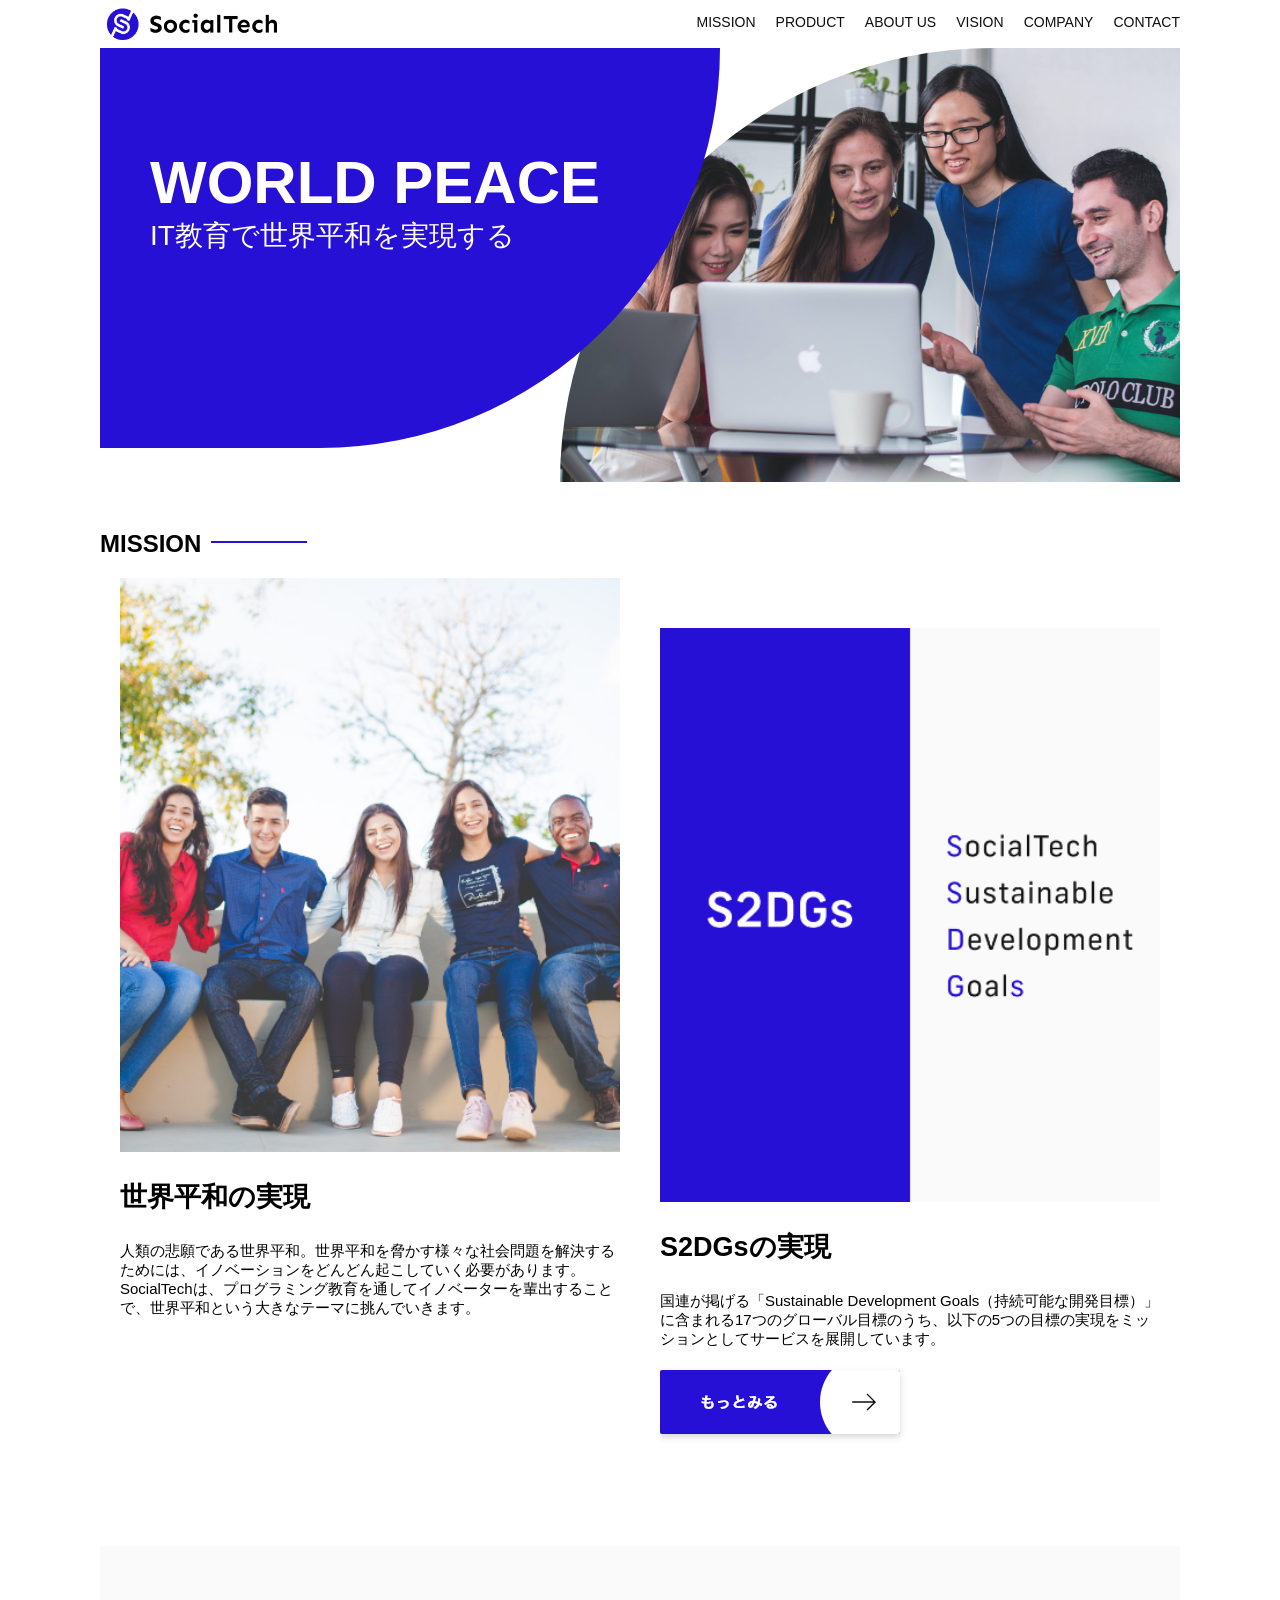
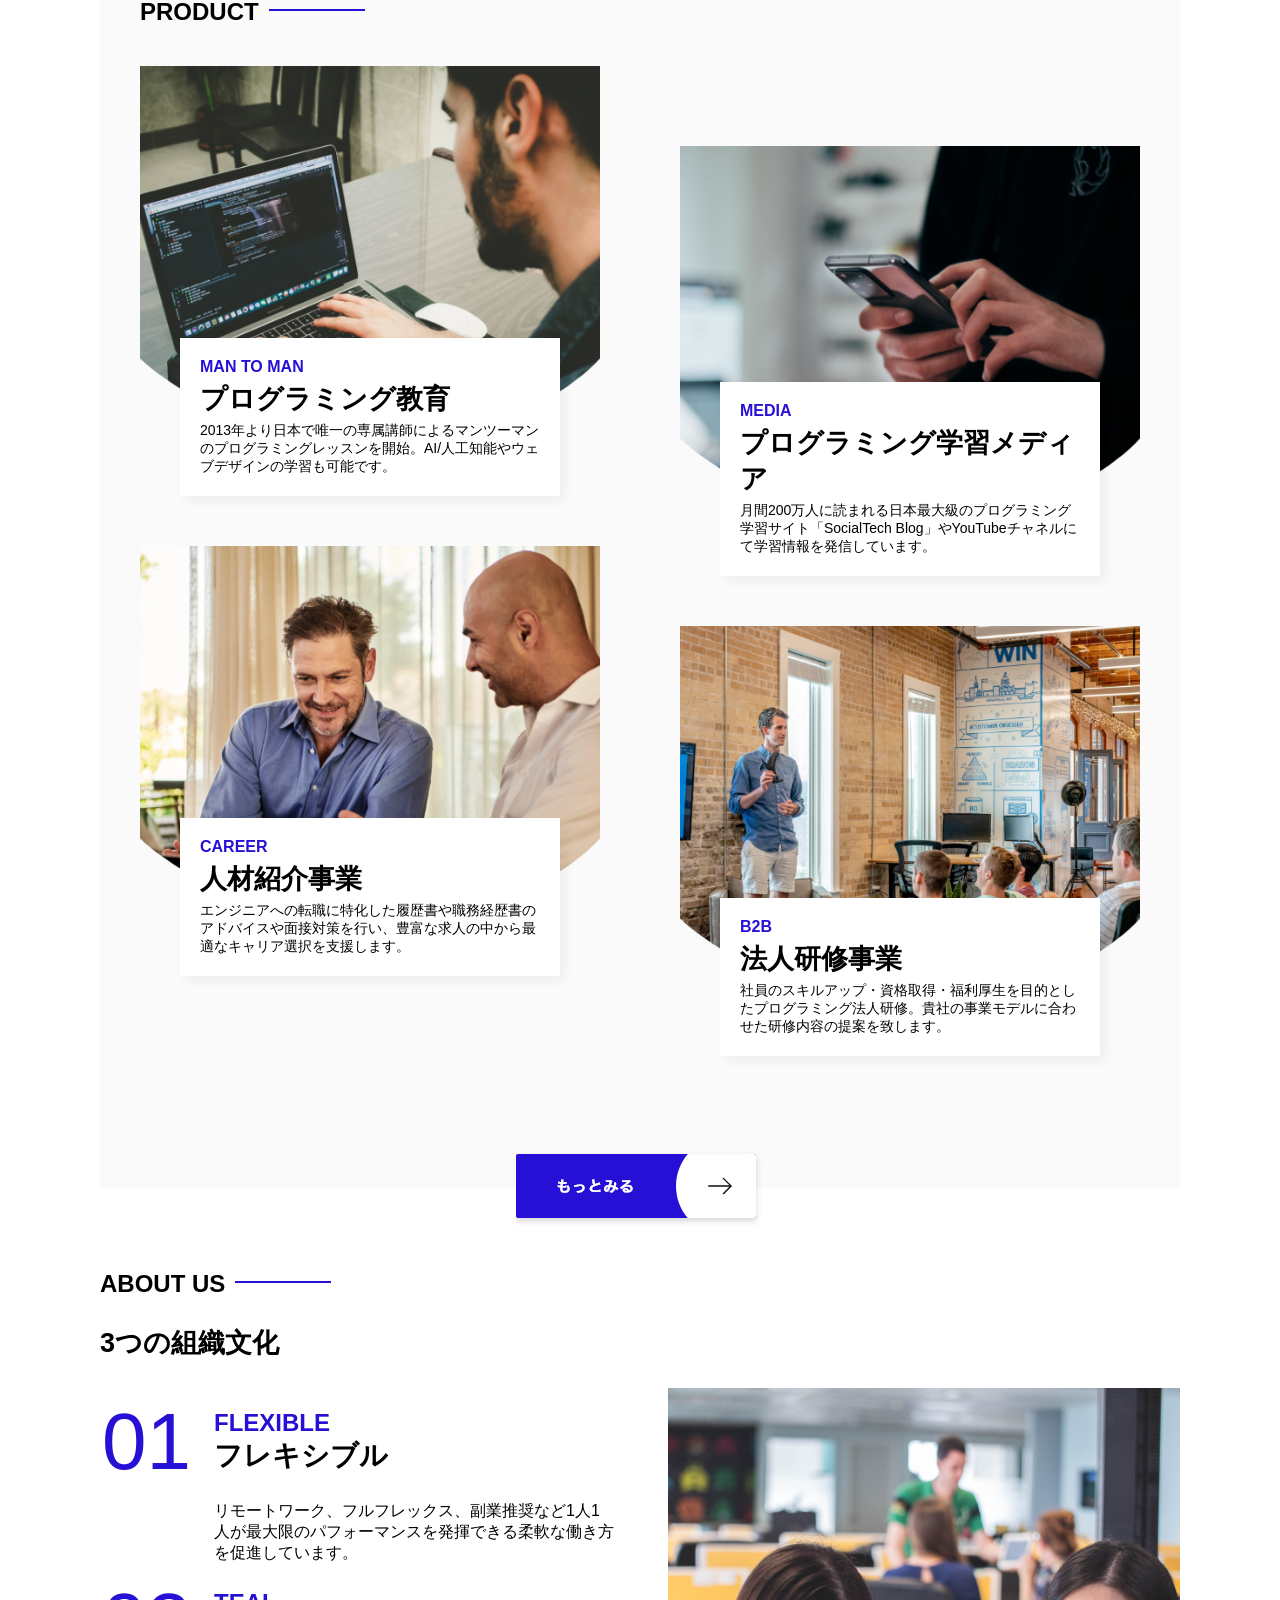
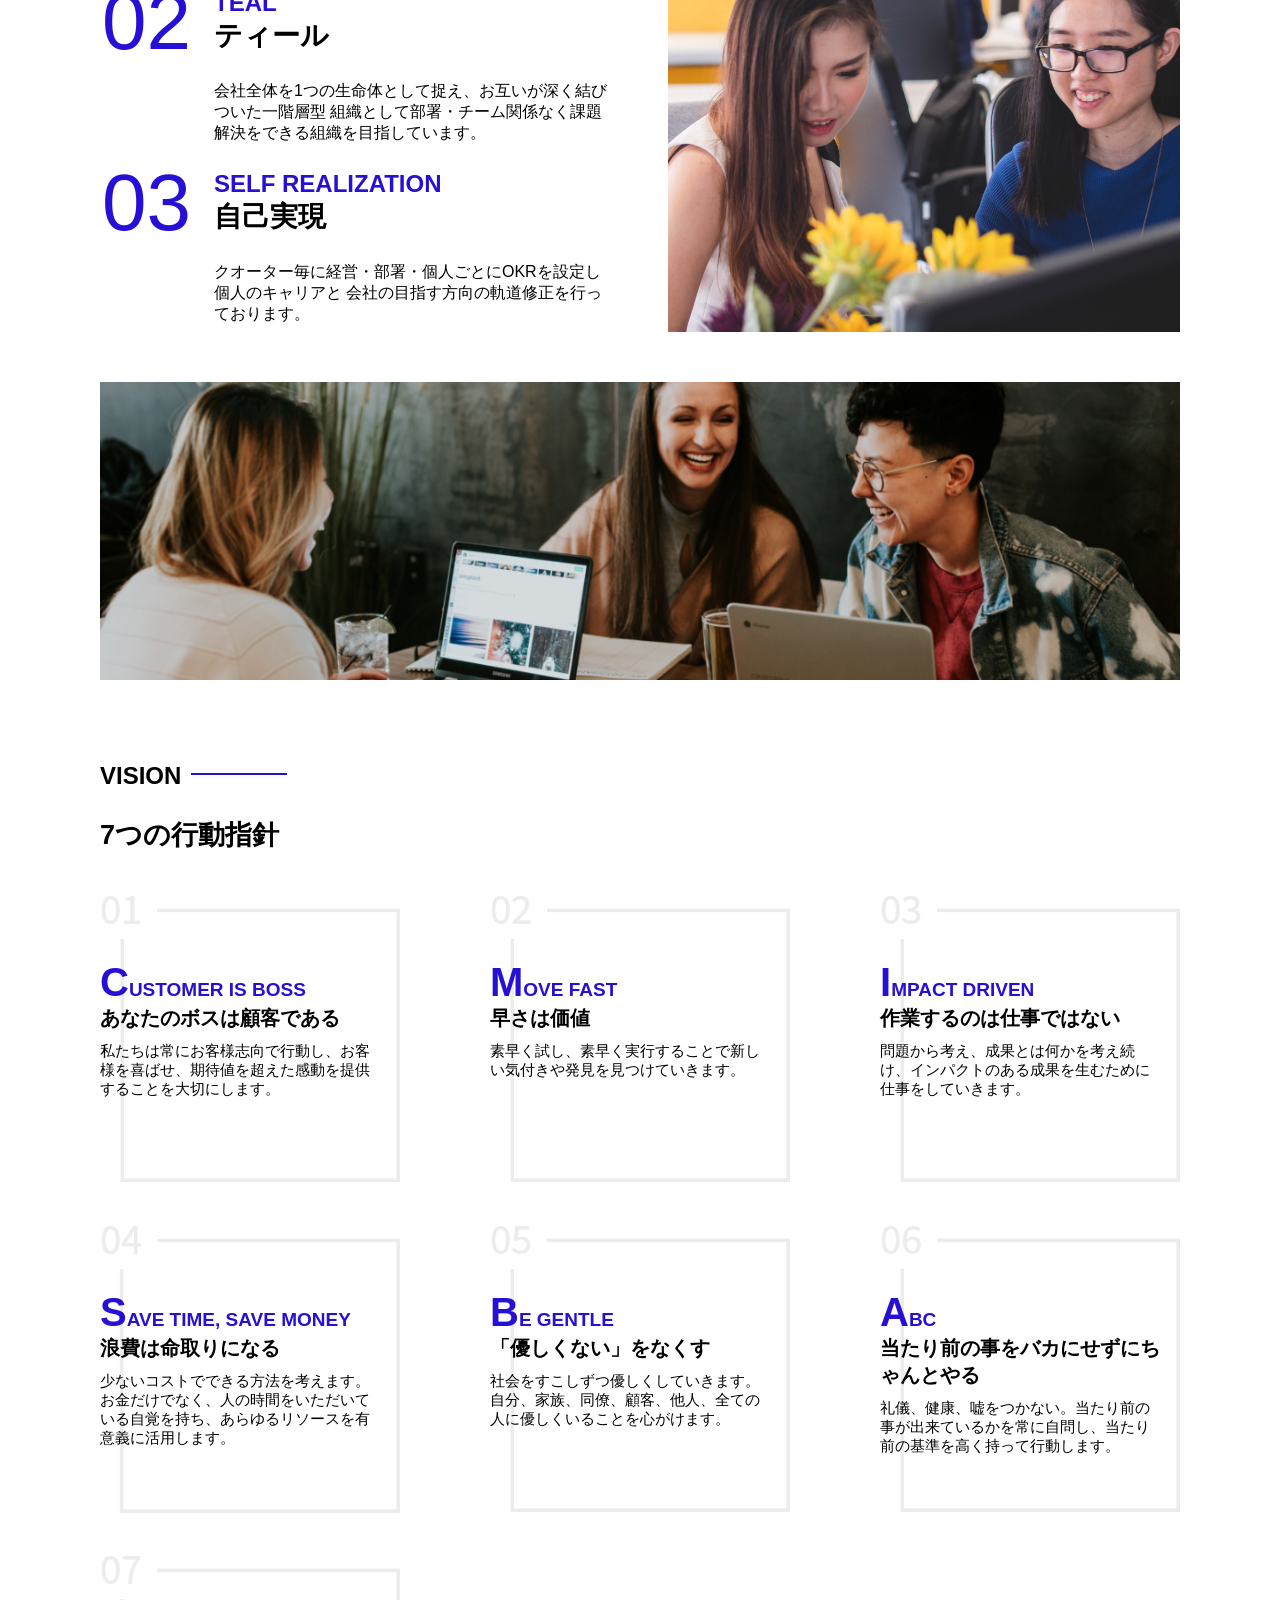
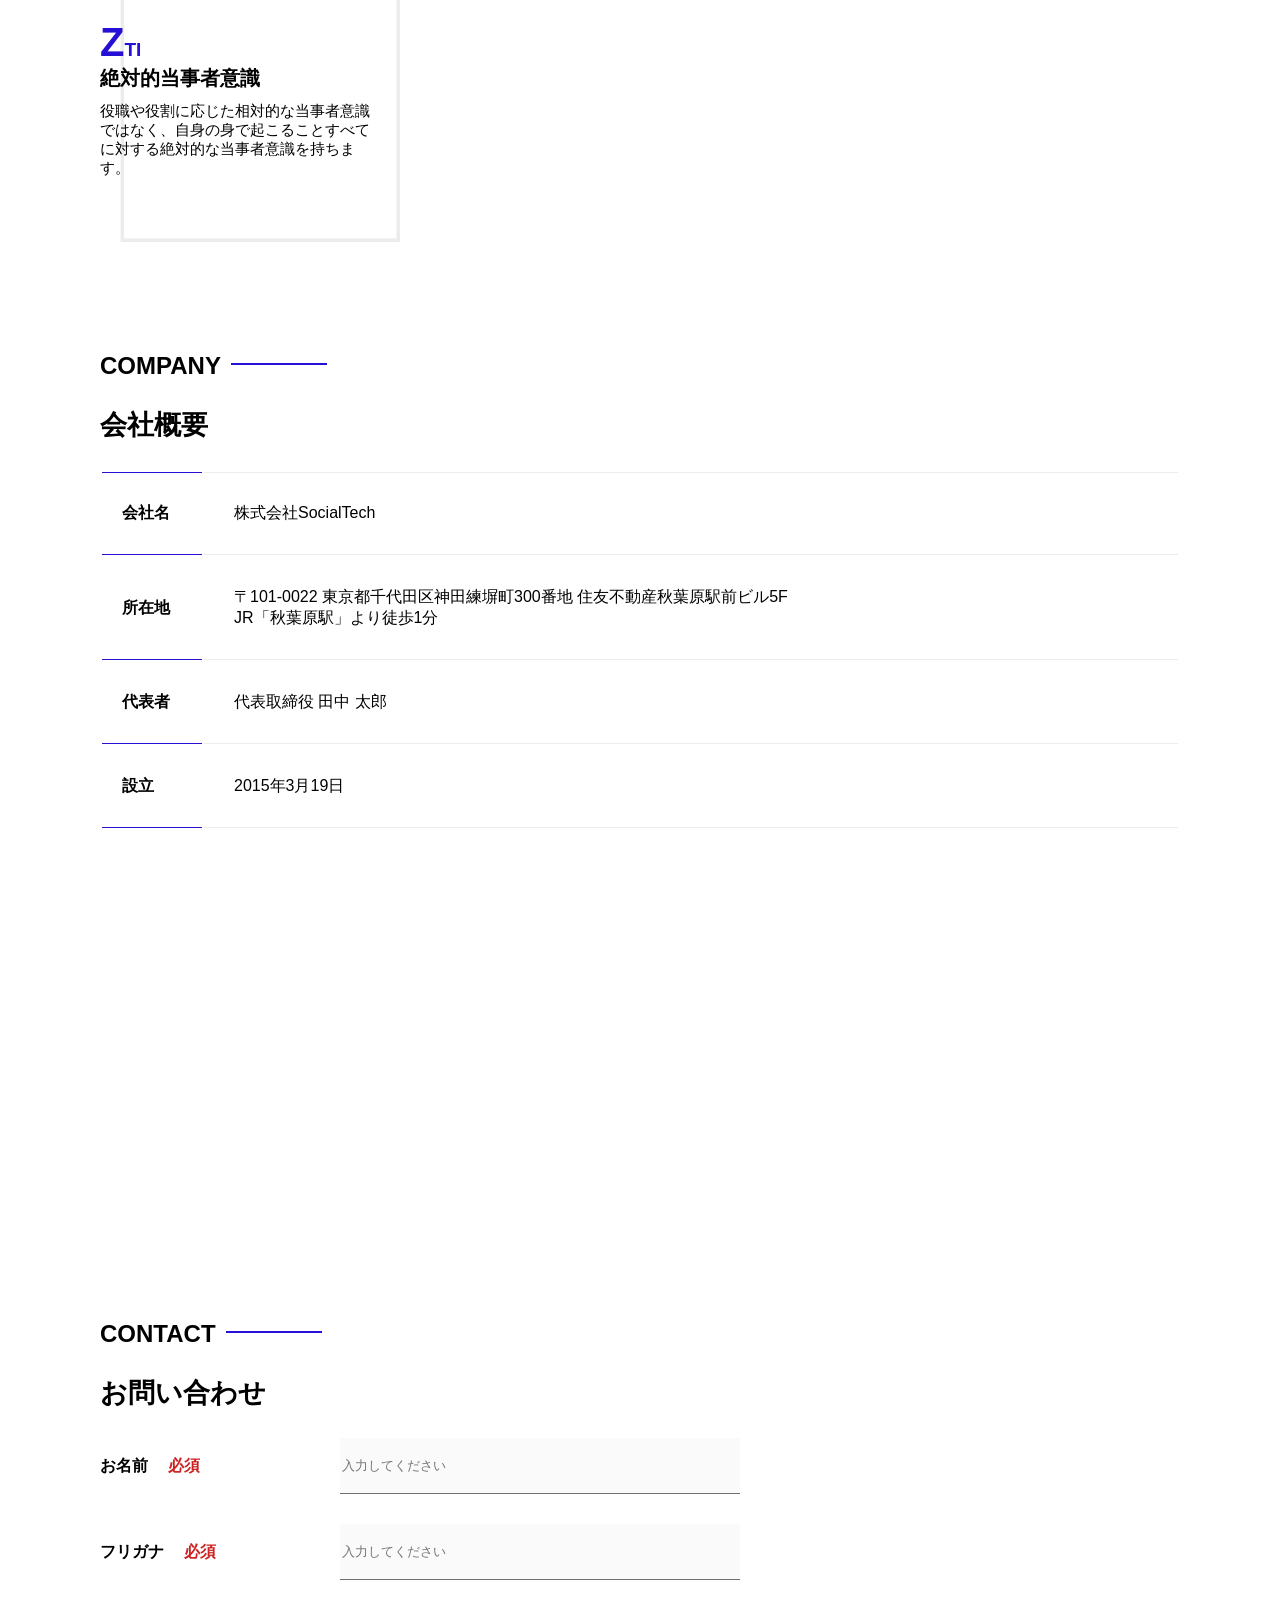
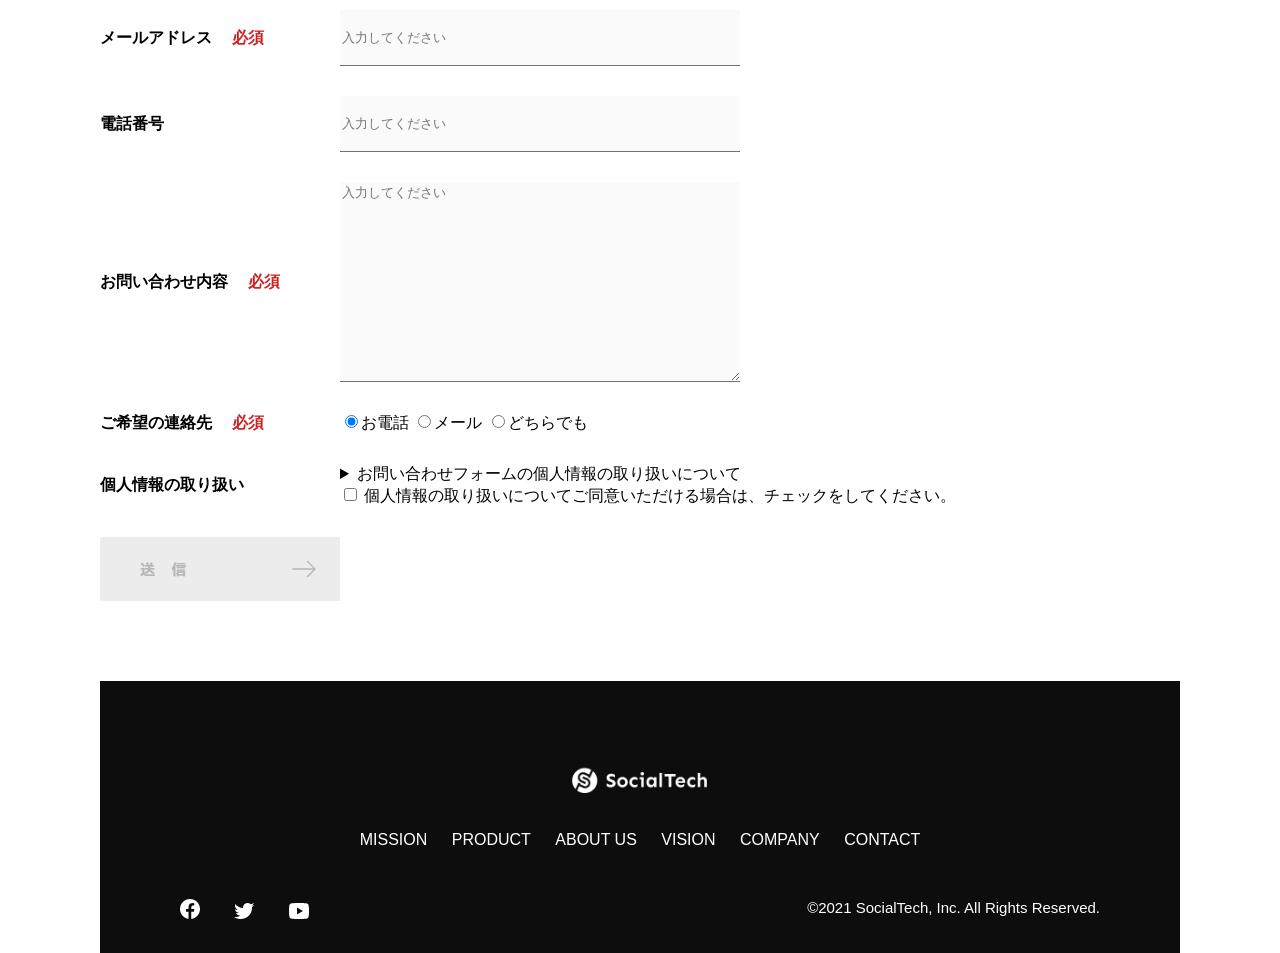
<file: kadai_tutorial_output/index.html>
<html>
  <head>
    <title>SocialTech</title>
    <meta charset="utf-8">
    <meta name="description" content="SocialTechはEdTech業界のリーディングカンパニーを目指します。">
    <meta name="viewport" content="width=device-width, initial-scale=1.0">
    <link rel="stylesheet" href="style.css">
  </head>

  <body>
    <!-- ヘッダー -->
    <header>
      <!-- ロゴ -->
      <a href="index.html" id="logo">
        <img src="images/logo.png" alt="トップページに戻る">
      </a>

      <!-- PC用ナビゲーション -->
      <nav id="nav-pc">
        <ul>
          <li><a href="mission.html">MISSION</a></li>
          <li><a href="product.html">PRODUCT</a></li>
          <li><a href="index.html#aboutus">ABOUT US</a></li>
          <li><a href="index.html#vision">VISION</a></li>
          <li><a href="index.html#company">COMPANY</a></li>
          <li><a href="index.html#contact">CONTACT</a></li>
        </ul>
      </nav>

      <!-- スマホ用メニューボタン -->
      <button id="menu-sp" onclick="document.getElementById('nav-sp').style.display = 'block'">
        <img src="images/button-menu.png" alt="ナビゲーションを開く">
      </button>

      <!-- スマホ用ナビゲーション -->
      <div id="nav-sp">
        <button id="close" onclick="document.getElementById('nav-sp').style.display = 'none'">
          <img src="images/button-close.png" alt="ナビゲーションを閉じる">
        </button>

        <nav>
          <ul>
            <li>
              <a id="logo-sp" href="index.html" onclick="document.getElementById('nav-sp').style.display = 'none'"><img src="images/logo-sp.png" alt="トップページに戻る"></a>
            </li>
            <li><a class="menu" href="mission.html" onclick="document.getElementById('nav-sp').style.display = 'none'">MISSION</a></li>
            <li><a class="menu" href="product.html" onclick="document.getElementById('nav-sp').style.display = 'none'">PRODUCT</a></li>
            <li><a class="menu" href="index.html#aboutus" onclick="document.getElementById('nav-sp').style.display = 'none'">ABOUT US</a></li>
            <li><a class="menu" href="index.html#vision" onclick="document.getElementById('nav-sp').style.display = 'none'">VISION</a></li>
            <li><a class="menu" href="index.html#company" onclick="document.getElementById('nav-sp').style.display = 'none'">COMPANY</a></li>
            <li><a class="menu" href="index.html#contact" onclick="document.getElementById('nav-sp').style.display = 'none'">CONTACT</a></li>
          </ul>
        </nav>
        <div id="sns">
          <a href="https://www.facebook.com/sejuku2013">
            <img src="images/button-facebook.png" alt="Facebookのリンク">
          </a>
          <a href="https://twitter.com/samuraijuku">
            <img src="images/button-twitter.png" alt="Twitterのリンク">
          </a>
          <a href="https://www.youtube.com/channel/UCCFOQO5aDK0xXam4cUQXT8g">
            <img src="images/button-youtube.png" alt="YouTubeのリンク">
          </a>
        </div>
      </div>
    </header>

    <main>
      <article>
        <!-- メインビジュアル -->
        <section id="main-visual">
          <div id="main-message">
            <h1>WORLD PEACE</h1>
            <p>IT教育で世界平和を実現する</p>
          </div>
          <img src="images/index/index-main.png" alt="PCの周りに集まる多国籍の仲間たち">
        </section>

        <!-- ミッション -->
        <section id="mission">
          <h2 class="index-h2">MISSION</h2>
          <div id="mission-flex">
            <div>
              <img id="mission-photo" src="images/index/index-mission.png" alt="屋外のベンチで写真を撮影する多国籍の仲間たち">
              <h3>世界平和の実現</h3>
              <p>人類の悲願である世界平和。世界平和を脅かす様々な社会問題を解決するためには、イノベーションをどんどん起こしていく必要があります。SocialTechは、プログラミング教育を通してイノベーターを輩出することで、世界平和という大きなテーマに挑んでいきます。</p>
            </div>
            <div>
              <img id="s2dgs" src="images/index/s2dgs.png" alt="S2DGs">
              <h3>S2DGsの実現</h3>
              <p>国連が掲げる「Sustainable Development Goals（持続可能な開発目標）」に含まれる17つのグローバル目標のうち、以下の5つの目標の実現をミッションとしてサービスを展開しています。</p>
              <a href="mission.html">
                <img src="images/button-more.png" alt="もっとみる">
              </a>
            </div>
          </div>
        </section>

        <!-- プロダクト -->
        <section id="product">
          <h2 class="index-h2">PRODUCT</h2>
          <div class="product-flex">
            <div id="product-left">
              <div>
                <img class="product-photo" src="images/index/index-mantoman.png" alt="PCでコードを書く男性">
                <div class="product-explain">
                  <span>MAN TO MAN</span>
                  <h3>プログラミング教育</h3>
                  <p>2013年より日本で唯一の専属講師によるマンツーマンのプログラミングレッスンを開始。AI/人工知能やウェブデザインの学習も可能です。</p>
                </div>
              </div>
              <div>
                <img class="product-photo" src="images/index/index-career.png" alt="笑顔で話し合う2人の男性">
                <div class="product-explain">
                  <span>CAREER</span>
                  <h3>人材紹介事業</h3>
                  <p>エンジニアへの転職に特化した履歴書や職務経歴書のアドバイスや面接対策を行い、豊富な求人の中から最適なキャリア選択を支援します。</p>
                </div>
              </div>
            </div>
            <div id="product-right">
              <div>
                <img class="product-photo" src="images/index/index-media.png" alt="スマートフォンを操作する人">
                <div class="product-explain">
                  <span>MEDIA</span>
                  <h3>プログラミング学習メディア</h3>
                  <p>月間200万人に読まれる日本最大級のプログラミング学習サイト「SocialTech Blog」やYouTubeチャネルにて学習情報を発信しています。</p>
                </div>
              </div>
              <div>
                <img class="product-photo" src="images/index/index-b2b.png" alt="講演中の男性とそれを聴く人々">
                <div class="product-explain">
                  <span>B2B</span>
                  <h3>法人研修事業</h3>
                  <p>社員のスキルアップ・資格取得・福利厚生を目的としたプログラミング法人研修。貴社の事業モデルに合わせた研修内容の提案を致します。</p>
                </div>
              </div>
            </div>
          </div>
          <div id="product-more">
            <a href="product.html">
              <img src="images/button-more.png" alt="もっとみる">
            </a>
          </div>
        </section>

        <!-- ABOUT US -->
        <section id="aboutus">
          <h2 class="index-h2">ABOUT US</h2>
          <h3>3つの組織文化</h3>
          <div>
            <table class="culture-table">
              <tr>
                <td class="culture-num">01</td>
                <th><span class="culture-en">FLEXIBLE</span><br>フレキシブル</th>
              </tr>
              <tr>
                <td>
                  <!--空のセル-->
                </td>
                <td class="culture-description">リモートワーク、フルフレックス、副業推奨など1人1人が最大限のパフォーマンスを発揮できる柔軟な働き方を促進しています。</td>
              </tr>
              <tr>
                <td class="culture-num">02</td>
                <th><span class="culture-en">TEAL</span><br>ティール</th>
              </tr>
              <tr>
                <td>
                  <!--空のセル-->
                </td>
                <td class="culture-description">会社全体を1つの生命体として捉え、お互いが深く結びついた一階層型 組織として部署・チーム関係なく課題解決をできる組織を目指しています。</td>
              </tr>
              <tr>
                <td class="culture-num">03</td>
                <th><span class="culture-en">SELF REALIZATION</span><br>自己実現</th>
              </tr>
              <tr>
                <td>
                  <!--空のセル-->
                </td>
                <td class="culture-description">クオーター毎に経営・部署・個人ごとにOKRを設定し個人のキャリアと 会社の目指す方向の軌道修正を行っております。</td>
              </tr>
            </table>
            <img class="culture-img" src="images/index/index-aboutus1.png" alt="笑顔で話し合う2人の女性">
          </div>
          <img class="culture-img2" src="images/index/index-aboutus2.png" alt="笑顔で話し合う3人の男女">
        </section>

        <!-- VISION -->
        <section id="vision">
          <h2 class="index-h2">VISION</h2>
          <h3>7つの行動指針</h3>
          <div>
            <div class="vision-box">
              <img src="images/index/vision-01.png" alt="01">
              <div>
                <h4>CUSTOMER IS BOSS</h4>
                <h5>あなたのボスは顧客である</h5>
                <p>私たちは常にお客様志向で行動し、お客様を喜ばせ、期待値を超えた感動を提供することを大切にします。</p>
              </div>
            </div>
            <div class="vision-box">
              <img src="images/index/vision-02.png" alt="02">
              <div>
                <h4>MOVE FAST</h4>
                <h5>早さは価値</h5>
                <p>素早く試し、素早く実行することで新しい気付きや発見を見つけていきます。</p>
              </div>
            </div>
            <div class="vision-box">
              <img src="images/index/vision-03.png" alt="03">
              <div>
                <h4>IMPACT DRIVEN</h4>
                <h5>作業するのは仕事ではない</h5>
                <p>問題から考え、成果とは何かを考え続け、インパクトのある成果を生むために仕事をしていきます。</p>
              </div>
            </div>
            <div class="vision-box">
              <img src="images/index//vision-04.png" alt="04">
              <div>
                <h4>SAVE TIME, SAVE MONEY</h4>
                <h5>浪費は命取りになる</h5>
                <p>少ないコストでできる方法を考えます。お金だけでなく、人の時間をいただいている自覚を持ち、あらゆるリソースを有意義に活用します。</p>
              </div>
            </div>
            <div class="vision-box">
              <img src="images/index/vision-05.png" alt="05">
              <div>
                <h4>BE GENTLE</h4>
                <h5>「優しくない」をなくす</h5>
                <p>社会をすこしずつ優しくしていきます。自分、家族、同僚、顧客、他人、全ての人に優しくいることを心がけます。</p>
              </div>
            </div>
            <div class="vision-box">
              <img src="images/index/vision-06.png" alt="06">
              <div>
                <h4>ABC</h4>
                <h5>当たり前の事をバカにせずにちゃんとやる</h5>
                <p>礼儀、健康、嘘をつかない。当たり前の事が出来ているかを常に自問し、当たり前の基準を高く持って行動します。</p>
              </div>
            </div>
            <div class="vision-box">
              <img src="images/index/vision-07.png" alt="07">
              <div>
                <h4>ZTI</h4>
                <h5>絶対的当事者意識</h5>
                <p>役職や役割に応じた相対的な当事者意識ではなく、自身の身で起こることすべてに対する絶対的な当事者意識を持ちます。</p>
              </div>
            </div>
          </div>
        </section>

        <!-- COMPANY -->
        <section id="company">
          <h2 class="index-h2">COMPANY</h2>
          <h3>会社概要</h3>
          <table id="company-table">
            <tr>
              <th class="tableheader tableheader-first">会社名</th>
              <td class="cell cell-first">株式会社SocialTech</td>
            </tr>
            <tr>
              <th class="tableheader">所在地</th>
              <td class="cell">〒101-0022 東京都千代田区神田練塀町300番地 住友不動産秋葉原駅前ビル5F<br>JR「秋葉原駅」より徒歩1分</td>
            </tr>
            <tr>
              <th class="tableheader">代表者</th>
              <td class="cell">代表取締役 田中 太郎</td>
            </tr>
            <tr>
              <th class="tableheader">設立</th>
              <td class="cell">2015年3月19日</td>
            </tr>
          </table>
          <iframe src="https://www.google.com/maps/embed?pb=!1m18!1m12!1m3!1d3240.0688551336807!2d139.7720776771055!3d35.69992317258124!2m3!1f0!2f0!3f0!3m2!1i1024!2i768!4f13.1!3m3!1m2!1s0x60188fee13660e23%3A0x77137876edf742ac!2z5L2P5Y-L5LiN5YuV55Sj56eL6JGJ5Y6f6aeF5YmN44OT44Or!5e0!3m2!1sja!2sjp!4v1704858013291!5m2!1sja!2sjp" style="border: 0" allowfullscreen="" loading="lazy"></iframe>
        </section>

        <!-- お問い合わせフォーム -->
        <section id="contact">
          <h2 class="index-h2">CONTACT</h2>
          <h3>お問い合わせ</h3>
          <form>
            <div>
              <div class="contact-heading">
                <label class="contact-label">お名前<span class="contact-span">必須</span></label>
              </div>
              <div>
                <input type="text" name="name" placeholder="入力してください" class="contact-textbox">
              </div>
            </div>
            <div>
              <div class="contact-heading">
                <label class="contact-label">フリガナ<span class="contact-span">必須</span></label>
              </div>
              <div>
                <input type="text" name="hurigana" placeholder="入力してください" class="contact-textbox">
              </div>
            </div>
            <div>
              <div class="contact-heading">
                <label class="contact-label">メールアドレス<span class="contact-span">必須</span></label>
              </div>
              <div>
                <input type="text" name="email" placeholder="入力してください" class="contact-textbox">
              </div>
            </div>
            <div>
              <div class="contact-heading">
                <label class="contact-label">電話番号</label>
              </div>
              <div>
                <input type="text" name="tel" placeholder="入力してください" class="contact-textbox">
              </div>
            </div>
            <div>
              <div class="contact-heading">
                <label class="contact-label">お問い合わせ内容<span class="contact-span">必須</span></label>
              </div>
              <div>
                <textarea class="contact-textarea" placeholder="入力してください" name="message"></textarea>
              </div>
            </div>
            <div>
              <div class="contact-heading">
                <label class="contact-label">ご希望の連絡先<span class="contact-span">必須</span></label>
              </div>
              <div><input class="radiobutton" type="radio" value="tel" name="contact" checked><label>お電話</label> <input class="radiobutton" type="radio" value="mail" name="contact"><label>メール</label> <input class="radiobutton" type="radio" value="both" name="contact"><label>どちらでも</label></div>
            </div>
            <div>
              <div class="contact-heading">
                <label class="contact-label">個人情報の取り扱い</label>
              </div>
              <div>
                <details>
                  <summary>お問い合わせフォームの個人情報の取り扱いについて</summary>
                  <div>
                    <dl>
                      <dt>１．組織の名称又は氏名</dt>
                      <dd>株式会社SocialTech</dd>
                      <dt>２．個人情報保護管理者（若しくはその代理人）の氏名又は職名、所属及び連絡先</dt>
                      <dd>
                        <p>鈴木 一郎 コーポレート部</p>
                        <p>メールアドレス：samurai@example.com</p>
                        <p>TEL：03-1234-5678</p>
                      </dd>
                      <dt>３．個人情報の利用目的</dt>
                      <dd>
                        <ul>
                          <li>・本サービス及び本サービスに関連する情報の提供又はそれらに関する連絡のため</li>
                          <li>・ユーザーの本人確認のため</li>
                          <li>・当社サービスのご案内のため</li>
                          <li>・当社の商品等の広告または宣伝（電子メールによるものを含むものとします。）</li>
                        </ul>
                      </dd>
                      <dt>４．個人情報の取り扱い業務の委託</dt>
                      <dd>個人情報の取扱業務の全部または一部を外部に業務委託する場合があります。その際、弊社は、個人情報を適切に保護できる管理体制を敷き実行していることを条件として委託先を厳選したうえで、機密保持契約を委託先と締結し、お客様の個人情報を厳密に管理させます。</dd>
                      <dt>５．個人情報の開示等の請求</dt>
                      <dd>
                        お客様は、弊社に対してご自身の個人情報の開示等（利用目的の通知、開示、内容の訂正・追加・削除、利用の停止または消去、第三者への提供の停止）に関して、当社問合わせ窓口に申し出ることができます。<br>
                        その際、弊社はお客様ご本人を確認させていただいたうえで、合理的な期間内に対応いたします。<br>
                        なお、個人情報に関する弊社問合わせ先は、次の通りです。
                      </dd>
                      <dd>
                        <p>株式会社SocialTech　個人情報問合せ窓口</p>
                        <p>〒150-0043　東京都千代田区神田練塀町300番地 住友不動産秋葉原駅前ビル5F</p>
                        <p>メールアドレス：samurai@example.com　TEL：03-1234-5678</p>
                      </dd>

                      <dt>６．個人情報を提供されることの任意性について</dt>
                      <dd>お客様がご自身の個人情報を弊社に提供されるか否かは、お客様のご判断によりますが、もしご提供されない場合には、適切なサービスが提供できない場合がありますので予めご了承ください。</dd>
                    </dl>
                  </div>
                </details>
                <input type="checkbox" name="agree">
                <span>個人情報の取り扱いについてご同意いただける場合は、チェックをしてください。</span>
              </div>
            </div>
            <input type="image" src="images/button-submit.png" alt="送信する">
          </form>
        </section>
      </article>
    </main>

    <footer>
      <div id="footer-logo">
        <img src="images/logo-sp.png" alt="SocialTech">
      </div>
      <div id="footer-link">
        <a href="mission.html">MISSION</a>
        <a href="product.html">PRODUCT</a>
        <a href="index.html#aboutus">ABOUT US</a>
        <a href="index.html#vision">VISION</a>
        <a href="index.html#company">COMPANY</a>
        <a href="index.html#contact">CONTACT</a>
      </div>
      <div id="sns-footer">
        <div class="sns-btns">
          <a href="https://www.facebook.com/sejuku2013"><img src="images/button-facebook.png" alt="Facebookのリンク"></a>
          <a href="https://twitter.com/samuraijuku"><img src="images/button-twitter.png" alt="Twitterのリンク"></a>
          <a href="https://www.youtube.com/channel/UCCFOQO5aDK0xXam4cUQXT8g"><img src="images/button-youtube.png" alt="YouTubeのリンク"></a>
        </div>
        <p id="copyright">&copy;2021 SocialTech, Inc. All Rights Reserved.</p>
      </div>
    </footer>

  </body>
</html>
</file>
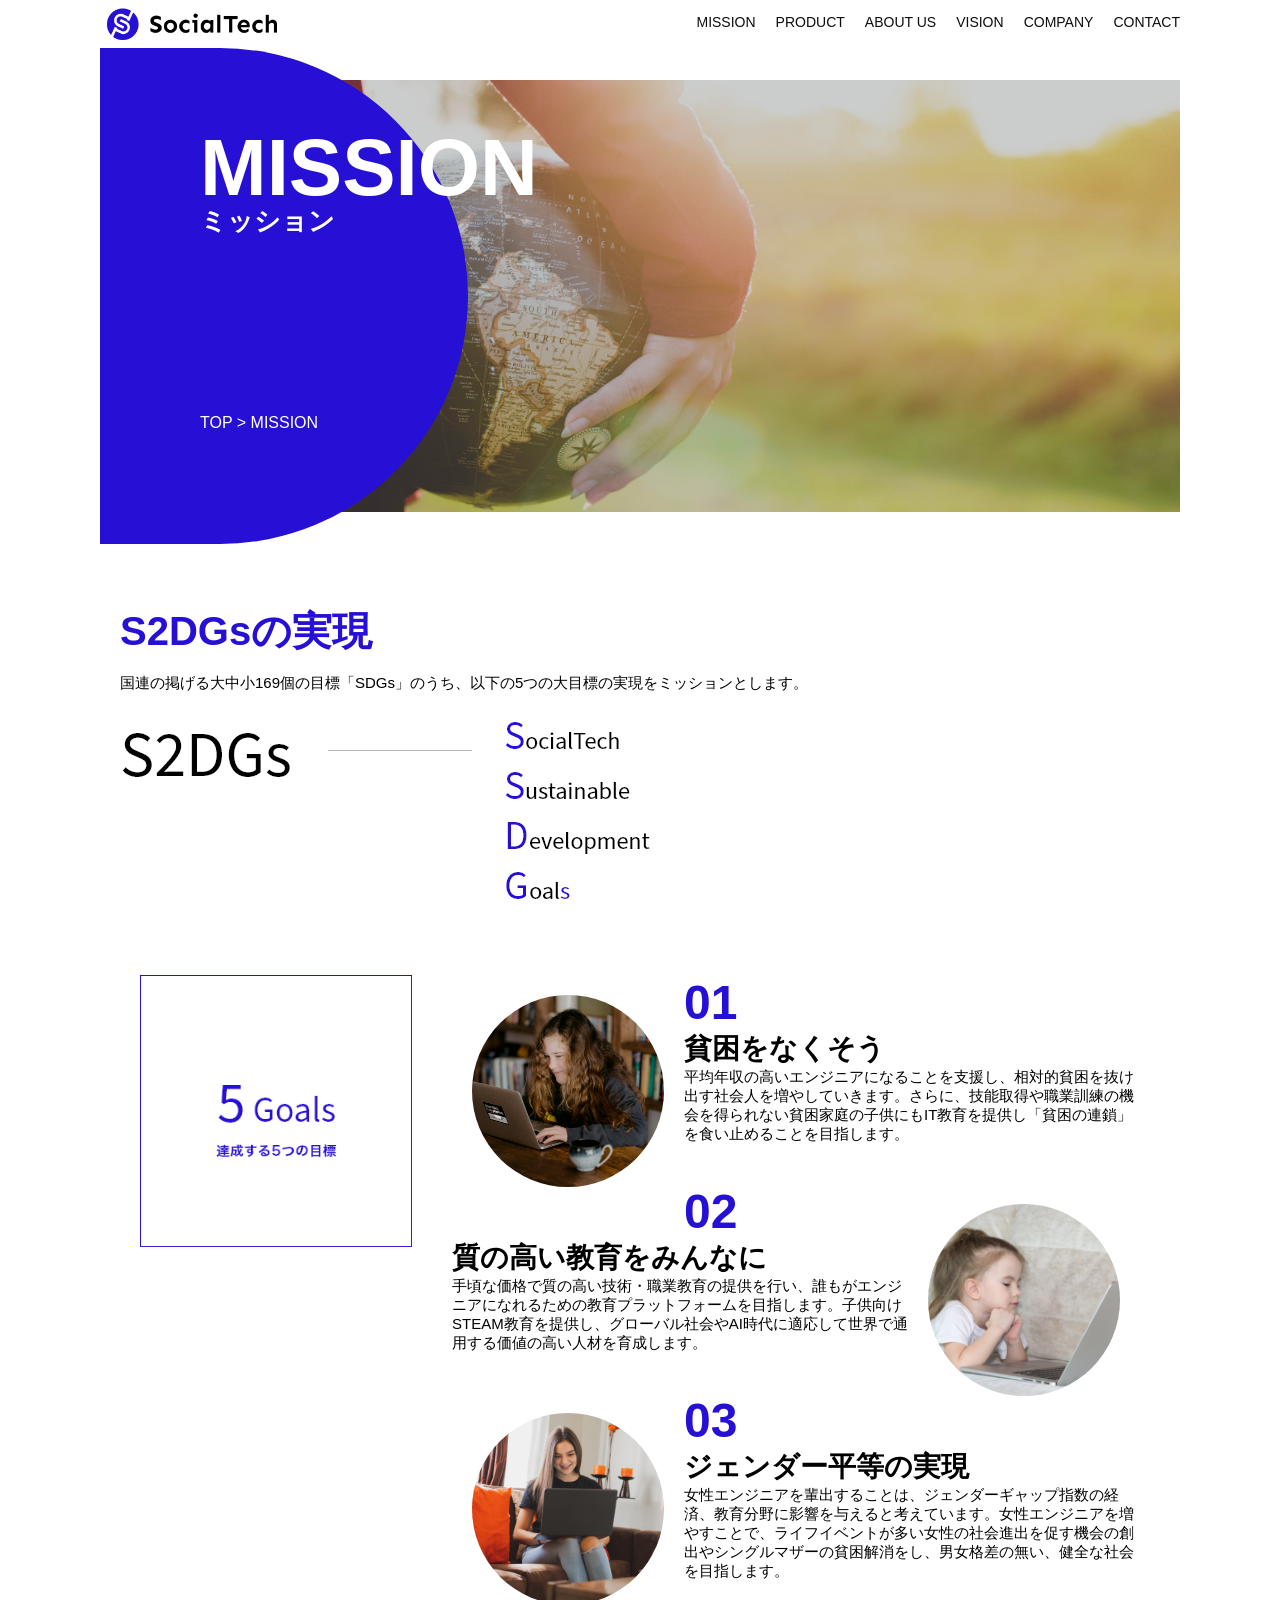
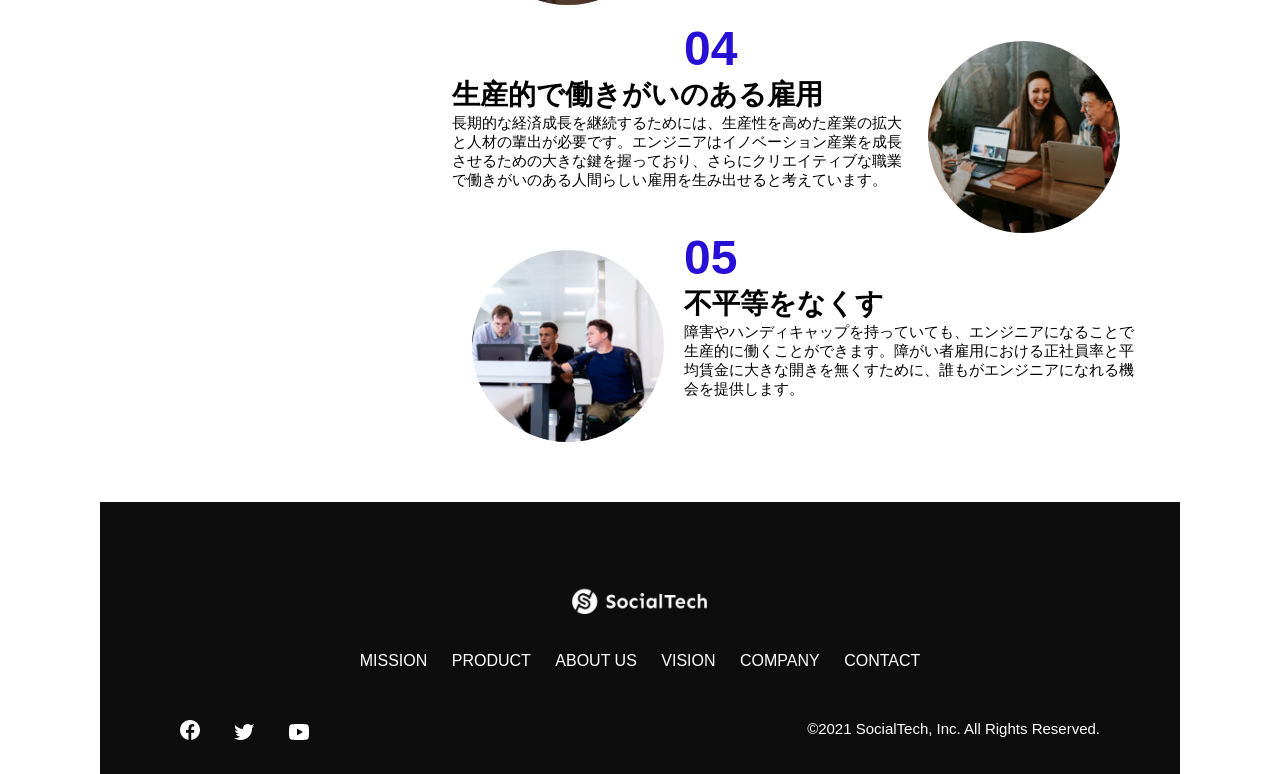
<file: kadai_tutorial_output/mission.html>
<html>
  <head>
    <title>SocialTech - MISSION ミッション -</title>
    <meta charset="utf-8">
    <meta name="description" content="SocialTechが目指す5つの目標（S2DGs）を紹介します">
    <meta name="viewport" content="width=device-width, initial-scale=1.0">
    <link rel="stylesheet" href="style.css">
  </head>

  <body>
    <!-- ヘッダー -->
    <header>
      <!-- ロゴ -->
      <a href="index.html" id="logo">
        <img src="images/logo.png" alt="トップページに戻る">
      </a>

      <!-- PC用ナビゲーション -->
      <nav id="nav-pc">
        <ul>
          <li><a href="mission.html">MISSION</a></li>
          <li><a href="product.html">PRODUCT</a></li>
          <li><a href="index.html#aboutus">ABOUT US</a></li>
          <li><a href="index.html#vision">VISION</a></li>
          <li><a href="index.html#company">COMPANY</a></li>
          <li><a href="index.html#contact">CONTACT</a></li>
        </ul>
      </nav>

      <!-- スマホ用メニューボタン -->
      <button id="menu-sp" onclick="document.getElementById('nav-sp').style.display = 'block'">
        <img src="images/button-menu.png" alt="ナビゲーションを開く">
      </button>

      <!-- スマホ用ナビゲーション -->
      <div id="nav-sp">
        <button id="close" onclick="document.getElementById('nav-sp').style.display = 'none'">
          <img src="images/button-close.png" alt="ナビゲーションを閉じる">
        </button>

        <nav>
          <ul>
            <li>
              <a id="logo-sp" href="index.html" onclick="document.getElementById('nav-sp').style.display = 'none'"><img src="images/logo-sp.png" alt="トップページに戻る"></a>
            </li>
            <li><a class="menu" href="mission.html" onclick="document.getElementById('nav-sp').style.display = 'none'">MISSION</a></li>
            <li><a class="menu" href="product.html" onclick="document.getElementById('nav-sp').style.display = 'none'">PRODUCT</a></li>
            <li><a class="menu" href="index.html#aboutus" onclick="document.getElementById('nav-sp').style.display = 'none'">ABOUT US</a></li>
            <li><a class="menu" href="index.html#vision" onclick="document.getElementById('nav-sp').style.display = 'none'">VISION</a></li>
            <li><a class="menu" href="index.html#company" onclick="document.getElementById('nav-sp').style.display = 'none'">COMPANY</a></li>
            <li><a class="menu" href="index.html#contact" onclick="document.getElementById('nav-sp').style.display = 'none'">CONTACT</a></li>
          </ul>
        </nav>
        <div id="sns">
          <a href="https://www.facebook.com/sejuku2013">
            <img src="images/button-facebook.png" alt="Facebookのリンク">
          </a>
          <a href="https://twitter.com/samuraijuku">
            <img src="images/button-twitter.png" alt="Twitterのリンク">
          </a>
          <a href="https://www.youtube.com/channel/UCCFOQO5aDK0xXam4cUQXT8g">
            <img src="images/button-youtube.png" alt="YouTubeのリンク">
          </a>
        </div>
      </div>
    </header>

    <main>
      <article>
        <section id="mission-main">
          <div class="mission-main-inner">
            <div id="mission-title">
              <h1>MISSION<br><span>ミッション</span></h1>
              <p>TOP > MISSION</p>
            </div>
          </div>
        </section>

        <section id="mission-s2dgs">
          <h2 class="mission-h2">S2DGsの実現</h2>
          <p>国連の掲げる大中小169個の目標「SDGs」のうち、以下の5つの大目標の実現をミッションとします。</p>
          <img src="images/mission/mission-s2dgs.png" alt="S2DGs">
        </section>

        <section id="mission-five-goals">
          <div class="five-goals-image">
            <img src="images/mission/mission-5goals.png" alt="5Goals">
          </div>
          <div class="five-goals-read">
            <div>
              <img class="fivegoals-image-left" src="images/mission/mission-5goals01.png" alt="PCを操作する女の子">
              <span class="fivegoals-number">01</span>
              <h3 class="fivegoals-h3">貧困をなくそう</h3>
              <p class="fivegoals-p">平均年収の高いエンジニアになることを支援し、相対的貧困を抜け出す社会人を増やしていきます。さらに、技能取得や職業訓練の機会を得られない貧困家庭の子供にもIT教育を提供し「貧困の連鎖」を食い止めることを目指します。</p>
            </div>
            <div>
              <img class="fivegoals-image-right" src="images/mission/mission-5goals02.png" alt="PCを見つめる小さい女の子">
              <span class="fivegoals-number">02</span>
              <h3 class="fivegoals-h3">質の高い教育をみんなに</h3>
              <p class="fivegoals-p">手頃な価格で質の高い技術・職業教育の提供を行い、誰もがエンジニアになれるための教育プラットフォームを目指します。子供向けSTEAM教育を提供し、グローバル社会やAI時代に適応して世界で通用する価値の高い人材を育成します。</p>
            </div>
            <div>
              <img class="fivegoals-image-left" src="images/mission/mission-5goals03.png" alt="PCを操作する女性">

              <span class="fivegoals-number">03</span>
              <h3 class="fivegoals-h3">ジェンダー平等の実現</h3>
              <p class="fivegoals-p">女性エンジニアを輩出することは、ジェンダーギャップ指数の経済、教育分野に影響を与えると考えています。女性エンジニアを増やすことで、ライフイベントが多い女性の社会進出を促す機会の創出やシングルマザーの貧困解消をし、男女格差の無い、健全な社会を目指します。</p>
            </div>
            <div>
              <img class="fivegoals-image-right" src="images/mission/mission-5goals04.png" alt="笑顔で話し合う3人の男女">
              <span class="fivegoals-number">04</span>
              <h3 class="fivegoals-h3">生産的で働きがいのある雇用</h3>
              <p class="fivegoals-p">長期的な経済成長を継続するためには、生産性を高めた産業の拡大と人材の輩出が必要です。エンジニアはイノベーション産業を成長させるための大きな鍵を握っており、さらにクリエイティブな職業で働きがいのある人間らしい雇用を生み出せると考えています。</p>
            </div>
            <div>
              <img class="fivegoals-image-left" src="images/mission/mission-5goals05.png" alt="障害を持つ男性が生き生きと働く様子">
              <span class="fivegoals-number">05</span>
              <h3 class="fivegoals-h3">不平等をなくす</h3>
              <p class="fivegoals-p">障害やハンディキャップを持っていても、エンジニアになることで生産的に働くことができます。障がい者雇用における正社員率と平均賃金に大きな開きを無くすために、誰もがエンジニアになれる機会を提供します。</p>
            </div>
          </div>
        </section>
      </article>
    </main>

    <footer>
      <div id="footer-logo">
        <img src="images/logo-sp.png" alt="SocialTech">
      </div>
      <div id="footer-link">
        <a href="mission.html">MISSION</a>
        <a href="product.html">PRODUCT</a>
        <a href="index.html#aboutus">ABOUT US</a>
        <a href="index.html#vision">VISION</a>
        <a href="index.html#company">COMPANY</a>
        <a href="index.html#contact">CONTACT</a>
      </div>
      <div id="sns-footer">
        <div class="sns-btns">
          <a href="https://www.facebook.com/sejuku2013"><img src="images/button-facebook.png" alt="Facebookのリンク"></a>
          <a href="https://twitter.com/samuraijuku"><img src="images/button-twitter.png" alt="Twitterのリンク"></a>
          <a href="https://www.youtube.com/channel/UCCFOQO5aDK0xXam4cUQXT8g"><img src="images/button-youtube.png" alt="YouTubeのリンク"></a>
        </div>
        <p id="copyright">&copy;2021 SocialTech, Inc. All Rights Reserved.</p>
      </div>
    </footer>

  </body>
</html>
</file>
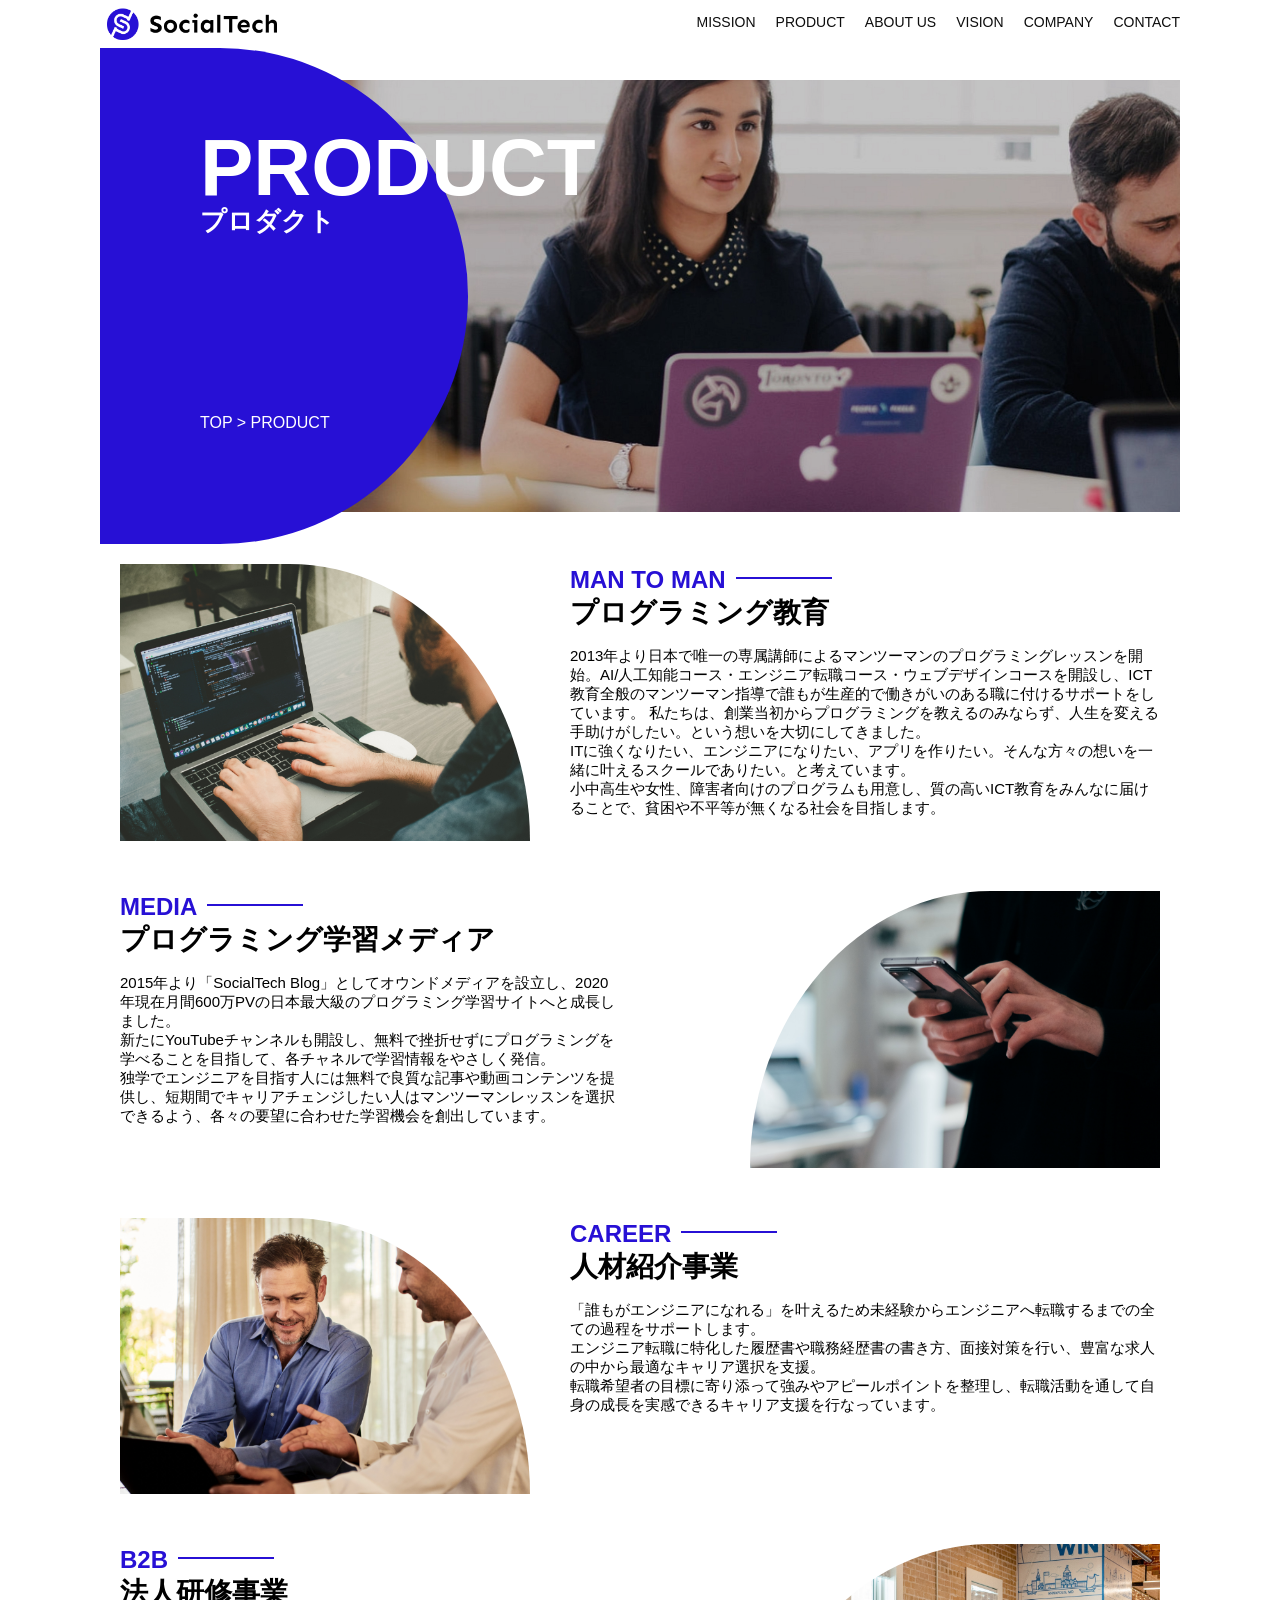
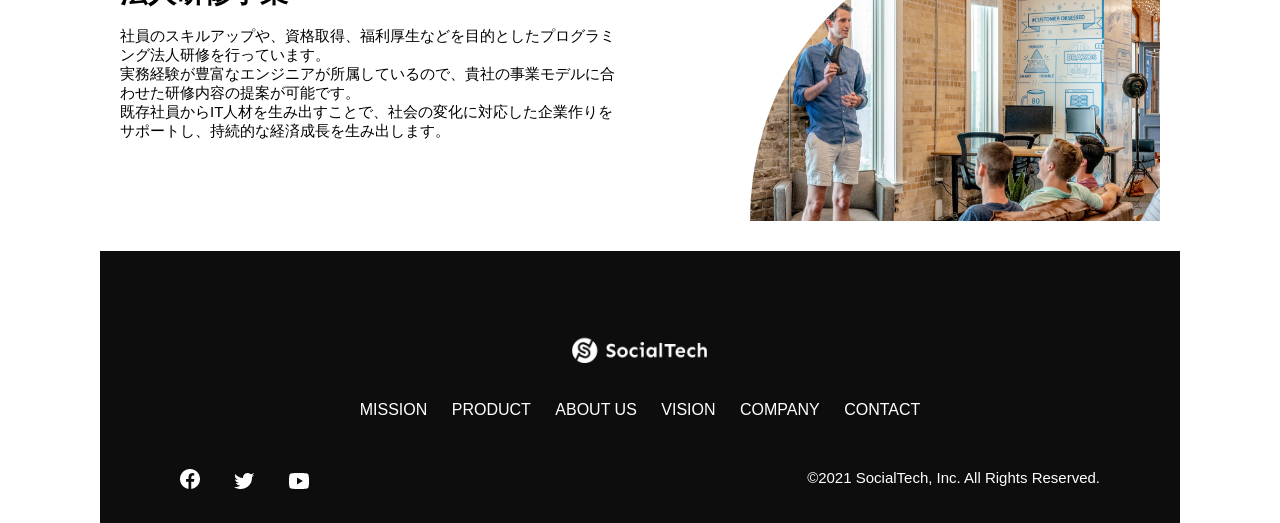
<file: kadai_tutorial_output/product.html>
<html>
  <head>
    <title>SocialTech -PRODUCT プロダクト-</title>
    <meta charset="utf-8">
    <meta name="description" content="SocialTechの4つのプロダクトを紹介します">
    <meta name="viewport" content="width=device-width, initial-scale=1.0">
    <link rel="stylesheet" href="style.css">
  </head>

  <body>
    <!-- ヘッダー -->
    <header>
      <!-- ロゴ -->
      <a href="index.html" id="logo">
        <img src="images/logo.png" alt="トップページに戻る">
      </a>

      <!-- PC用ナビゲーション -->
      <nav id="nav-pc">
        <ul>
          <li><a href="mission.html">MISSION</a></li>
          <li><a href="product.html">PRODUCT</a></li>
          <li><a href="index.html#aboutus">ABOUT US</a></li>
          <li><a href="index.html#vision">VISION</a></li>
          <li><a href="index.html#company">COMPANY</a></li>
          <li><a href="index.html#contact">CONTACT</a></li>
        </ul>
      </nav>

      <!-- スマホ用メニューボタン -->
      <button id="menu-sp" onclick="document.getElementById('nav-sp').style.display = 'block'">
        <img src="images/button-menu.png" alt="ナビゲーションを開く">
      </button>

      <!-- スマホ用ナビゲーション -->
      <div id="nav-sp">
        <button id="close" onclick="document.getElementById('nav-sp').style.display = 'none'">
          <img src="images/button-close.png" alt="ナビゲーションを閉じる">
        </button>

        <nav>
          <ul>
            <li>
              <a id="logo-sp" href="index.html" onclick="document.getElementById('nav-sp').style.display = 'none'"><img src="images/logo-sp.png" alt="トップページに戻る"></a>
            </li>
            <li><a class="menu" href="mission.html" onclick="document.getElementById('nav-sp').style.display = 'none'">MISSION</a></li>
            <li><a class="menu" href="product.html" onclick="document.getElementById('nav-sp').style.display = 'none'">PRODUCT</a></li>
            <li><a class="menu" href="index.html#aboutus" onclick="document.getElementById('nav-sp').style.display = 'none'">ABOUT US</a></li>
            <li><a class="menu" href="index.html#vision" onclick="document.getElementById('nav-sp').style.display = 'none'">VISION</a></li>
            <li><a class="menu" href="index.html#company" onclick="document.getElementById('nav-sp').style.display = 'none'">COMPANY</a></li>
            <li><a class="menu" href="index.html#contact" onclick="document.getElementById('nav-sp').style.display = 'none'">CONTACT</a></li>
          </ul>
        </nav>
        <div id="sns">
          <a href="https://www.facebook.com/sejuku2013">
            <img src="images/button-facebook.png" alt="Facebookのリンク">
          </a>
          <a href="https://twitter.com/samuraijuku">
            <img src="images/button-twitter.png" alt="Twitterのリンク">
          </a>
          <a href="https://www.youtube.com/channel/UCCFOQO5aDK0xXam4cUQXT8g">
            <img src="images/button-youtube.png" alt="YouTubeのリンク">
          </a>
        </div>
      </div>
    </header>

    <main>
      <article>
        <section id="product-main">
          <div class="product-main-inner">
            <div id="product-title">
              <h1>PRODUCT<br><span>プロダクト</span></h1>
              <p>TOP > PRODUCT</p>
            </div>
          </div>
        </section>

        <section class="product-section product-section-left">
          <div class="product-section-img">
            <img src="images/product/product-mantoman.png" alt="PCでコードを書く男性">
          </div>
          <div class="product-read">
            <h2 class="product-h2">MAN TO MAN</h2>
            <h3 class="product-h3">プログラミング教育</h3>
            <p>
              2013年より日本で唯一の専属講師によるマンツーマンのプログラミングレッスンを開始。AI/人工知能コース・エンジニア転職コース・ウェブデザインコースを開設し、ICT教育全般のマンツーマン指導で誰もが生産的で働きがいのある職に付けるサポートをしています。 私たちは、創業当初からプログラミングを教えるのみならず、人生を変える手助けがしたい。という想いを大切にしてきました。<br>ITに強くなりたい、エンジニアになりたい、アプリを作りたい。そんな方々の想いを一緒に叶えるスクールでありたい。と考えています。<br>小中高生や女性、障害者向けのプログラムも用意し、質の高いICT教育をみんなに届けることで、貧困や不平等が無くなる社会を目指します。
            </p>
          </div>
        </section>

        <section class="product-section product-section-right">
          <div class="product-read">
            <h2 class="product-h2">MEDIA</h2>
            <h3 class="product-h3">プログラミング学習メディア</h3>
            <p>2015年より「SocialTech Blog」としてオウンドメディアを設立し、2020年現在月間600万PVの日本最大級のプログラミング学習サイトへと成長しました。<br>新たにYouTubeチャンネルも開設し、無料で挫折せずにプログラミングを学べることを目指して、各チャネルで学習情報をやさしく発信。<br>独学でエンジニアを目指す人には無料で良質な記事や動画コンテンツを提供し、短期間でキャリアチェンジしたい人はマンツーマンレッスンを選択できるよう、各々の要望に合わせた学習機会を創出しています。</p>
          </div>
          <div class="product-section-img">
            <img src="images/product/product-media.png" alt="スマートフォンを操作する人">
          </div>
        </section>

        <section class="product-section product-section-left">
          <div class="product-section-img">
            <img src="images/product/product-career.png" alt="笑顔で話し合う2人の男性">
          </div>
          <div class="product-read">
            <h2 class="product-h2">CAREER</h2>
            <h3 class="product-h3">人材紹介事業</h3>
            <p>「誰もがエンジニアになれる」を叶えるため未経験からエンジニアへ転職するまでの全ての過程をサポートします。<br>エンジニア転職に特化した履歴書や職務経歴書の書き方、面接対策を行い、豊富な求人の中から最適なキャリア選択を支援。<br>転職希望者の目標に寄り添って強みやアピールポイントを整理し、転職活動を通して自身の成長を実感できるキャリア支援を行なっています。<br></p>
          </div>
        </section>

        <section class="product-section product-section-right">
          <div class="product-read">
            <h2 class="product-h2">B2B</h2>
            <h3 class="product-h3">法人研修事業</h3>
            <p>社員のスキルアップや、資格取得、福利厚生などを目的としたプログラミング法人研修を行っています。<br>実務経験が豊富なエンジニアが所属しているので、貴社の事業モデルに合わせた研修内容の提案が可能です。<br>既存社員からIT人材を生み出すことで、社会の変化に対応した企業作りをサポートし、持続的な経済成長を生み出します。</p>
          </div>
          <div class="product-section-img">
            <img src="images/product/product-b2b.png" alt="講演中の男性とそれを聴く人々">
          </div>
        </section>
      </article>
    </main>

    <footer>
      <div id="footer-logo">
        <img src="images/logo-sp.png" alt="SocialTech">
      </div>
      <div id="footer-link">
        <a href="mission.html">MISSION</a>
        <a href="product.html">PRODUCT</a>
        <a href="index.html#aboutus">ABOUT US</a>
        <a href="index.html#vision">VISION</a>
        <a href="index.html#company">COMPANY</a>
        <a href="index.html#contact">CONTACT</a>
      </div>
      <div id="sns-footer">
        <div class="sns-btns">
          <a href="https://www.facebook.com/sejuku2013"><img src="images/button-facebook.png" alt="Facebookのリンク"></a>
          <a href="https://twitter.com/samuraijuku"><img src="images/button-twitter.png" alt="Twitterのリンク"></a>
          <a href="https://www.youtube.com/channel/UCCFOQO5aDK0xXam4cUQXT8g"><img src="images/button-youtube.png" alt="YouTubeのリンク"></a>
        </div>
        <p id="copyright">&copy;2021 SocialTech, Inc. All Rights Reserved.</p>
      </div>
    </footer>
    
  </body>
</file>
<file: kadai_tutorial_output/style.css>
/* PC、スマホ共通スタイル */
* {
  box-sizing: border-box;
}

p {
  font-size: 15px;
}

body {
  max-width: 1080px;
  margin: 0 auto 0 auto;
  font-family: "Source Sans Pro", "Hiragino Kaku Gothic ProN", Meiryo, Arial, sans-serif;
}
  
/* ヘッダー */
header {
  display: flex;
  justify-content: space-between;
}

/* ナビゲーションのレイアウト */
#nav-pc {
  font-size: 14px;
}

#nav-pc ul {
  display: flex;
  padding-left: 0;
}

#nav-pc li {
  list-style: none;
}

/* ナビゲーションのリンクの装飾設定 */
#nav-pc a {
  text-decoration: none;
  margin-left: 20px;
  color: #0d0d0d;
}

#nav-pc a:hover {
  text-decoration: underline;
}

/* スマホ用ナビを非表示 */
#nav-sp,
#menu-sp {
  display: none;
}

/* メインビジュアル*/
#main-visual {
  position: relative;
  height: 400px;
}

#main-message {
  position: absolute;
  top: 0;
  left: 0;
  background-color: #2710d5;
  color: #ffffff;
  border-radius: 0 0 476px 0;
  max-width: 620px;
  height: 100%;
  width: 100%;
  z-index: 11;
}

#main-message h1 {
  font-size: 60px;
  margin: 100px 0 0 50px;
}

#main-message > p {
  font-size: 28px;
  margin: 0 0 0 50px;
}

#main-visual > img {
  max-width: 620px;
  border-radius: 476px 0 0 0;
  position: absolute;
  top: 0;
  right: 0;
  z-index: 10;
}

/*見出し*/
h2 {
  margin: 40px 0 0 0;
}

h2::after {
  content: url("images/line.png");
  margin-left: 10px;
}

h3 {
  font-size: 27px;
}

/* ミッション */
#mission {
  margin: 80px auto 80px auto;
}

#mission-flex {
  display: flex;
}

#mission-flex > div {
  width: 50%;
  margin: 20px;
}

#mission-photo {
  width: 100%;
}

#s2dgs {
  margin-top: 50px;
  width: 100%;
}

/* プロダクト */
#product {
  background-color: #fafafa;
  margin: 80px 0 80px 0;
  padding: 10px 40px 0px 40px;
}

/* 外枠 */
#product .product-flex {
  margin-top: 40px;
  display: flex;
}

/* 左のカラム */
#product-left {
  width: 50%;
  margin-right: 20px;
}

/* 右のカラム */
#product-right {
  width: 50%;
  margin-left: 20px;
  margin-top: 80px;
}

/* 写真＋説明の枠 */
#product-left > div {
  position: relative;
  height: 480px;
  margin-right: 20px;
}

#product-right > div {
  position: relative;
  height: 480px;
  margin-left: 20px;
}

/* 写真*/
.product-photo {
  width: 100%;
}

/* 説明文の枠 */
.product-explain {
  background-color: #ffffff;
  position: absolute;
  left: 0;
  bottom: 50px;
  margin: 0 40px 0 40px;
  padding: 20px;
  box-shadow: 5px 5px 10px rgba(0, 0, 0, 0.05);
}

/* 説明文の英語 */
.product-explain > span {
  color: #2710d5;
  font-weight: bold;
  font-size: 16px;
  margin: 0px;
}

/* 説明文の見出し */
.product-explain > h3 {
  margin: 5px 0 5px 0;
}

/* 説明文 */
.product-explain > p {
  font-size: 14px;
  margin: 0;
}

/* もっと見るボタン */
#product-more {
  text-align: center;
}

#product-more a {
  position: relative;
  bottom: -42px;
}

/* ABOUT US */
#aboutus {
  margin: 80px auto 80px auto;
}

/* ３つの組織文化と写真を入れる枠 */
#aboutus > div {
  display: flex;
}

/* 写真 */
.culture-img {
  width: 50%;
  align-self: flex-start;
}

.culture-img2 {
  margin-top: 50px;
  width: 100%;
}

/* 3つの組織文化の表 */
.culture-table {
  margin-right: 50px;
}

/* 番号 */
.culture-num {
  font-size: 80px;
  color: #2710d5;
  padding: 0 20px 0 0;
}

/* 見出し */
.culture-table th {
  text-align: left;
  font-size: 28px;
  font-weight: bold;
}

/* 組織文化英語 */
.culture-en {
  color: #2710d5;
  font-size: 24px;
}

/* 説明文 */
.culture-description {
  margin: 0;
}

/* ビジョン */
#vision {
  margin: 80px auto 80px auto;
}

/* セクション内の外枠*/
#vision > div {
  display: flex;
  justify-content: space-between;
  flex-wrap: wrap;
}

/*7つの行動指針の枠*/
.vision-box {
  width: 300px;
  height: 300px;
  margin-bottom: 30px;
  position: relative;
}

.vision-box > img {
  width: 100%;
  position: relative;
  z-index: 30;
}

.vision-box > div {
  position: absolute;
  top: 0;
  left: 0;
  z-index: 31;
  margin-right: 20px;
}

.vision-box > div > h4 {
  color: #2710d5;
  font-size: 19px;
  margin: 80px 0 0 0;
}

.vision-box > div > h4::first-letter {
  font-size: 40px;
}

.vision-box > div > h5 {
  font-size: 20px;
  margin: 0 0 0 0;
}

.vision-box > div > p {
  margin: 10px 0 0 0;
}

/*会社概要*/
#company {
  margin: 80px auto 80px auto;
}

#company-table {
  width: 100%;
}

.tableheader {
  text-align: left;
  padding: 20px;
  border-bottom-color: #2710d5;
  border-bottom-width: 1px;
  border-bottom-style: solid;
  width: 100px;
}

.tableheader-first {
  border-top-color: #2710d5;
  border-top-width: 1px;
  border-top-style: solid;
}

.cell {
  padding: 30px;
  border-bottom-color: #ececec;
  border-bottom-width: 1px;
  border-bottom-style: solid;
}

.cell-first {
  border-top-color: #ececec;
  border-top-width: 1px;
  border-top-style: solid;
}

#company > iframe {
  width: 100%;
  height: 368px;
  margin-top: 40px;
}

/* お問い合わせ */
#contact {
  margin: 80px auto 80px auto;
}

/* 外枠 */
#contact > form > div {
  display: flex;
  flex-direction: row;
  flex-wrap: wrap;
  padding-bottom: 30px;
}

/* 左列　見出し */
.contact-heading {
  width: 240px;
  align-self: center;
}

/* 見出しのラベル */
.contact-label {
  font-weight: bold;
}

/* 必須 */
.contact-span {
  color: #ce2222;
  margin: 0 0 0 20px;
  font-weight: bold;
}

/* テキストボックス */
.contact-textbox {
  border-top: 0px;
  border-left: 0px;
  border-right: 0px;
  border-bottom-width: 1px;
  border-bottom-color: #707070;
  border-style: solid;
  background-color: #fafafa;
  height: 56px;
  width: 400px;
}

/* お問い合わせ内容のテキストエリア */
.contact-textarea {
  border-top: 0px;
  border-left: 0px;
  border-right: 0px;
  border-bottom-width: 1px;
  border-bottom-color: #707070;
  background-color: #fafafa;
  width: 400px;
  height: 200px;
}

/* 個人情報の取り扱い */
#contact dt {
  font-weight: bold;
}

#contact dd {
  margin: 0 0 16px 0;
}

#contact dd p {
  margin: 0;
}

#contact dd ul {
  padding-left: 0;
}

#contact dd li {
  margin-bottom: 0;
  list-style: none;
}

/* フッター */
footer {
  background-color: #0d0d0d;
  text-align: center;
  padding: 80px 80px 30px 80px;
}

#footer-logo {
  margin-bottom: 30px;
}

#footer-link {
  margin-bottom: 50px;
}

#footer-link > a {
  text-decoration: none;
  margin: 10px;
  color: #ffffff;
}

#footer-link > a:hover {
  text-decoration: underline;
}

#sns-footer {
  display: flex;
  justify-content: space-between;
}

#sns-footer a {
  margin-right: 30px;
}

#copyright {
  color: #ffffff;
  margin: 0;
}

/* mission.html用スタイル */
/* ミッションのメインビジュアル */
.mission-main-inner {
  background-image: url("images/mission/mission-main.png");
  background-repeat: no-repeat;
  background-position-y: center;
}

#mission-title {
  background-color: #2710d5;
  width: 368px;
  color: #ffffff;
  height: 496px;
  border-radius: 0 248px 248px 0;
  position: relative;
}

#mission-title h1 {
  position: absolute;
  top: 0;
  left: 100px;
  font-size: 80px;
  line-height: 1;
}

#mission-title h1 span {
  font-size: 26px;
}

#mission-title > p {
  position: absolute;
  top: 350px;
  left: 100px;
  font-size: 16px;
}

/* ミッションページ　S2DGSの設定 */
#mission-s2dgs {
  padding: 20px;
}

.mission-h2 {
  color: #2710d5;
  font-size: 40px;
}

.mission-h2::after {
  content: none;
}

/* ミッションページ　5つのゴールの設定 */
#mission-five-goals {
  padding: 20px;
  display: flex;
}

#mission-five-goals .five-goals-image {
  width: 30%;
  padding: 20px;
}

#mission-five-goals .five-goals-image img {
  width: 100%;
}

#mission-five-goals .five-goals-read {
  width: 70%;
  padding: 20px;
}

#mission-five-goals .five-goals-read > div {
  margin-bottom: 40px;
}

.fivegoals-image-right {
  float: right;
  margin: 20px;
}

.fivegoals-image-left {
  float: left;
  margin: 20px;
}

.fivegoals-number {
  color: #2710d5;
  font-size: 48px;
  font-weight: bold;
  margin: 0;
}

.fivegoals-h3 {
  font-size: 28px;
  margin: 0;
}

.fivegoals-p {
  margin: 0;
}

/* プロダクトページ */
.product-main-inner {
  background-image: url("images/product/product-main.png");
  background-repeat: no-repeat;
  background-position-y: center;
}

#product-title {
  background-color: #2710d5;
  width: 368px;
  color: #ffffff;
  height: 496px;
  border-radius: 0 248px 248px 0;
  position: relative;
}

#product-title h1 {
  position: absolute;
  top: 0;
  left: 100px;
  font-size: 80px;
  line-height: 1;
}

#product-title h1 span {
  font-size: 26px;
}

#product-title > p {
  position: absolute;
  top: 350px;
  left: 100px;
  font-size: 16px;
}

/* セクション */
.product-section {
  display: flex;
  padding: 20px 20px 0;
}

.product-section .product-section-img {
  width: 450px;
}

/* 右が画像のセクション*/
.product-section-left .product-section-img img {
  width: 100%;
  padding: 0 40px 30px 0;
  border-radius: 0 432px 0 0;
}

.product-section-left .product-read {
  width: 50%;
  flex-grow: 1;
}

.product-section-left .product-read p {
  margin-bottom: 0;
}

/* 右が画像のセクション*/
.product-section-right {
  justify-content: space-between;
}

.product-section-right .product-section-img img {
  width: 100%;
  padding: 0 0 30px 40px;
  border-radius: 432px 0 0 0;
}

.product-section-right .product-read {
  width: 500px;
}

.product-h2 {
  color: #2710d5;
  font-size: 24px;
  margin: 0;
}

.product-h3 {
  font-size: 28px;
  margin: 0;
}

/*====================
 スマートフォン用のスタイル
=====================*/
@media screen and (max-width: 767px) {
  /* PC用ナビゲーション非表示 */
  #nav-pc {
    display: none;
  }

  /* ハンバーガーメニュー */
  #menu-sp {
    display: block;
    background-color: transparent;
    float: right;
    padding: 0;
    border: none;
  }

  /* スマホ用ナビゲーションの表示切替*/
  /* 初期状態、レイアウトと非表示設定 */
  #nav-sp {
    background-color: #2710d5;
    position: fixed;
    left: 0;
    top: 0;
    height: 100%;
    width: 100%;
    display: none;
    z-index: 100;
  }

  /* ×ボタン */
  #close {
    position: absolute;
    top: 20px;
    right: 20px;
    background-color: transparent;
    border: none;
  }

  #nav-sp nav ul {
    padding-left: 0;
  }

  #nav-sp nav li {
    list-style: none;
  }

  /* ナビゲーションメニュー用ロゴ */
  #logo-sp {
    margin: 80px 0 30px 20px;
  }

  /* ナビゲーションのリンクの装飾設定 */
  #nav-sp nav a {
    display: block;
    color: #ffffff;
  }

  #nav-sp nav a:hover {
    text-decoration: underline;
  }

  #nav-sp .menu {
    text-decoration: none;
    margin: 0 20px 0 20px;
    height: 44px;
    font-size: 16px;
    background-image: url("images/arrow.png");
    background-repeat: no-repeat;
    background-position: right top;
  }

  #sns {
    position: absolute;
    bottom: 20px;
    left: 20px;
  }

  #sns > a {
    margin-right: 30px;
  }

  /* メインビジュアル */
  #main-visual {
    position: relative;
    height: 470px;
  }

  #main-visual > div {
    text-align: center;
    height: 280px;
  }

  #main-visual h1 {
    font-size: 28px;
    margin: 90px 0 0 0;
  }

  #main-visual > div > p {
    margin: 0;
    font-size: 15px;
  }

  #main-visual > img {
    width: 100%;
    border-radius: 476px 0 0 0;
    top: auto;
    bottom: 0;
  }

  /*見出し*/
  h2 {
    margin: 15px 0 15px 0;
  }
  
  h3 {
    font-size: 24px;
    margin: 10px 0 0 0;
  }

  /* ミッション */
  #mission {
    margin: 20px 0 20px 0;
    padding: 0 20px 0 20px;
  }

  #mission-flex {
    flex-direction: column;
  }

  #mission-flex > div {
  width: 100%;
  margin: 0;
}

  /* プロダクト */
  #product {
    margin: 0;
    padding: 10px 20px 0 20px;
  }

  /* 外枠 */
  #product .product-flex {
    flex-direction: column;
    margin-top: 0;
  }

  /* 左右のカラム　スマホでは縦並び */
  #product-left,
  #product-right {
    width: 100%;;
    margin: 0;
  }

  /* 写真＋説明の枠 */
  #product-left > div,
  #product-right > div {
    height: auto;
    margin: 0;
  }

  /* 説明文の枠 */
  .product-explain {
    position: relative;
    margin: 0;
  }

  .product-explain > h3 {
    margin: 10px 0 10px 0;
    font-size: 24px;
  }

  /* もっと見るボタン */
  #product-more {
    text-align: left;
  }

  /* ABOUT US */
  #aboutus {
    margin: 80px 20px 80px 20px;
  }

  #aboutus > div {
    flex-direction: column;
  }

  .culture-table th {
    font-size: 16px;
  }

  .culture-table {
    margin-right: 0;
    padding-right: 20px;
    order: 2;
  }

  .culture-img {
    width: 100%;
    order: 1;
  }

  .culture-img2 {
    margin-top: 0;
  }

  .culture-num {
    padding: 0;
  }

  .culture-description {
    margin: 0;
  }

  /* ビジョン */
  #vision {
    margin: 80px 20px 80px 20px;
  }

  .vision-box > img {
    position: absolute;
    top: 0;
    left: 0;
  }

  .vision-box > div > h4 {
    margin: 60px 0 0 0;
  }

  /*会社概要*/
  #company {
    margin: 0 20px 0 20px;
  }

  #company > h3 {
    margin-bottom: 20px;
  }

  .tableheader {
    width: 50px;
  }

  .cell {
    padding: 20px;
  }

  #company > iframe {
    height: 240px;
  }

  /* お問い合わせ */
  #contact {
    margin: 80px 20px 80px 20px;
  }

  #contact > h3 {
    margin-bottom: 20px;
  }

  #contact > form > div {
    flex-direction: column;
    margin-bottom: 20px;
  }

  .contact-heading {
    align-self: auto;
    margin-bottom: 20px;
  }

  .contact-textbox {
    min-width: 300px;
    width: 100%;
  }

  .contact-textarea {
    height: 150px;
    width: 100%;
  }

  .radiobutton {
    margin-bottom: 20px;
  }

  /* フッター */
  footer {
    padding: 30px 20px 50px 20px;
    text-align: left;
  }

  #footer-link > a {
    margin: 0 20px 30px 0;
    display: block;
    background-image: url("images/arrow.png");
    background-repeat: no-repeat;
    background-position: right top;
  }

  #footer-link > a:hover {
    text-decoration: underline;
  }

  #sns-footer {
    flex-direction: column;
    justify-content: flex-start;
  }

  #copyright {
    font-size: 12px;
    margin-top: 30px;
  }

  /* mission.html用スタイル */
 
  #mission-main {
    height: 256px;
    margin-top: 4%;
    position: relative;
  }

  .mission-main-inner {
    height: 80%;
    background-size: cover;
  }

  #mission-title {
    width: 136px;
    height: 256px;
    position: absolute;
    top: -10%;
  }

  #mission-title h1 {
    left: 20px;
    font-size: 40px;
  }

  #mission-title h1 span {
    font-size: 18px;
  }

  #mission-title > p {
    top: 180px;
    left: 20px;
    font-size: 13px;
  }

  /* ミッションページ　S2DGSの設定 */
  .mission-h2 {
    font-size: 38px;
    margin: 0px;
  }

  .mission-h2::after {
    content: none;
  }

  #mission-s2dgs > img {
    width: 100%;
  }

  /* ミッションページ　5つのゴールの設定 */
  #mission-five-goals {
    flex-direction: column;
  }

  #mission-five-goals > div {
    padding: 0;
  }

  #mission-five-goals .five-goals-image,
  #mission-five-goals .five-goals-read {
    width: 100%;
    padding: 0;
  }

  #mission-five-goals .five-goals-read > div {
    display: flex;
    flex-direction: column;
  }

  .fivegoals-image-right,
  .fivegoals-image-left {
    align-self: center;
  }

  /* プロダクトページ */
  #product-main {
    height: 256px;
    margin-top: 4%;
    position: relative;
  }

  .product-main-inner {
    height: 80%;
    background-size: cover;
  }

  #product-title {
    width: 136px;
    height: 256px;
    position: absolute;
    top: -10%;
  }
  
  #product-title h1 {
    left: 20px;
    font-size: 40px;
  }

  #product-title h1 span {
    font-size: 18px;
  }

  #product-title > p {
    top: 180px;
    left: 20px;
    font-size: 13px;
  }


  .product-section {
    flex-direction: column;
  }

  .product-section .product-section-img {
    width: 100%;
  }
  
  .product-section .product-section-img img {
    width: 100%;
    padding: 0;
  }


  .product-section-left .product-section-img img {
    border-radius: 0 300px 0 0;
  }

  .product-section-left .product-read {
    width: 100%;
    flex-grow: 1;
  }


  .product-section-right .product-section-img img {
    order: 1;
    border-radius: 300px 0 0 0;
  }

  .product-section-right .product-read {
    order: 2;
    width: 100%;
  }

}
</file>
